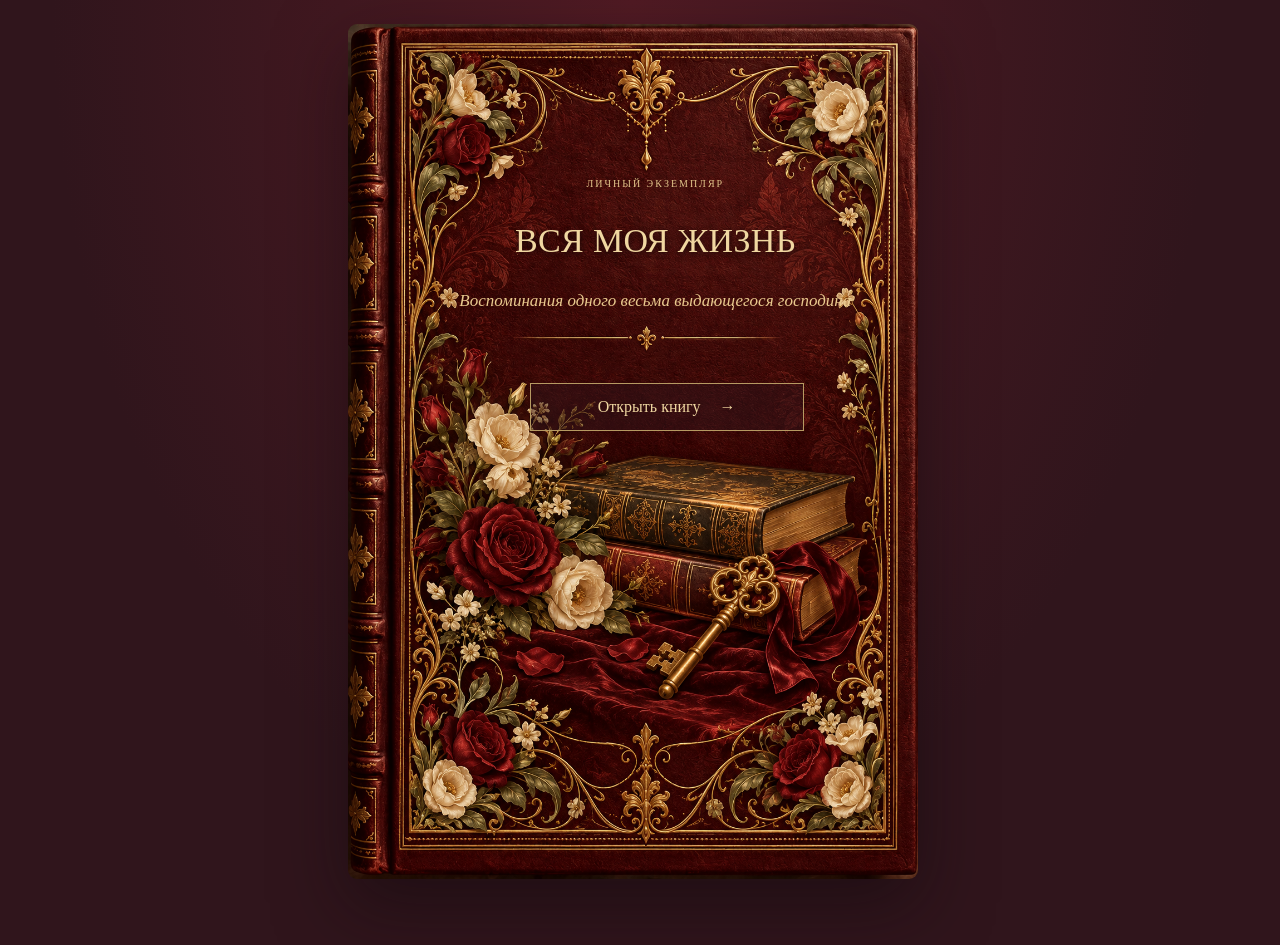
<file: index.html>
<!doctype html>
<html lang="ru">
<head>
  <meta charset="utf-8">
  <meta name="viewport" content="width=device-width, initial-scale=1">
  <meta name="theme-color" content="#30151C">
  <title>ВСЯ МОЯ ЖИЗНЬ</title>
  <link rel="preload" href="./assets/fonts/Vertograd-Regular.woff2" as="font" type="font/woff2" crossorigin>
  <link rel="stylesheet" href="./style.css?v=20261026-gift36">
  <script defer src="./config.js?v=20261026-capsule31"></script>
  <script defer src="./content.js?v=20261026-anyutka34"></script>
  <script defer src="./capsule.js?v=20261026-letter37"></script>
  <script defer src="./script.js?v=20261026-letter38"></script>
</head>
<body>
  <audio id="opening-sound" src="./assets/book-opening.mp3" preload="auto"></audio>
  <audio id="page-sound" src="./assets/page-turn.mp3" preload="auto"></audio>
  <a class="skip" href="#chapter">Перейти к главе</a>
  <section id="cover-screen" class="cover-screen" aria-label="Обложка книги">
    <div class="turning-pages" id="turning-pages" aria-hidden="true" hidden>
      <div class="page-bed"></div>
      <div class="turning-leaf leaf-three"><span></span></div>
      <div class="turning-leaf leaf-two"><span></span></div>
      <div class="turning-leaf leaf-one"><span></span></div>
    </div>
    <div class="cover" id="cover">
      <div class="cover-frame" aria-hidden="true"></div>
      <svg class="cover-flower flower-left" width="86" height="125" viewBox="0 0 100 140" aria-hidden="true"><g fill="none" stroke="currentColor" stroke-width="1.3"><path d="M45 132C62 90 36 65 55 35M48 102C7 93 12 64 34 73C47 78 46 89 48 102M52 82C84 76 88 53 72 57C59 60 55 73 52 82M55 35C26 40 16 14 28 12C44 13 52 27 55 35C53 10 66 2 71 10C75 20 63 32 55 35C75 23 94 26 88 37C77 49 62 43 55 35Z"/><path d="M15 126Q18 109 32 112Q47 116 27 127M75 126Q96 113 88 100"/></g></svg>
      <svg class="cover-flower flower-right" width="86" height="125" viewBox="0 0 100 140" aria-hidden="true"><g fill="none" stroke="currentColor" stroke-width="1.3"><path d="M45 132C62 90 36 65 55 35M48 102C7 93 12 64 34 73C47 78 46 89 48 102M52 82C84 76 88 53 72 57C59 60 55 73 52 82M55 35C26 40 16 14 28 12C44 13 52 27 55 35C53 10 66 2 71 10C75 20 63 32 55 35C75 23 94 26 88 37C77 49 62 43 55 35Z"/></g></svg>
      <p class="cover-edition">Личный экземпляр</p>
      <h2 class="cover-title">ВСЯ МОЯ ЖИЗНЬ</h2>
      <p class="cover-subtitle">Воспоминания одного весьма выдающегося господина</p>
      <svg class="cover-emblem" width="240" height="180" viewBox="0 0 260 180" aria-hidden="true"><g fill="none" stroke="currentColor" stroke-width="1.4"><path d="M31 67Q81 50 128 76Q173 50 227 67V139Q177 123 128 147Q82 125 31 139ZM128 76V147M39 62V132M219 62V132M48 77Q86 65 115 81M48 88Q86 76 115 92M48 100Q86 88 115 104M143 83Q176 68 210 80M143 94Q176 79 210 91M143 106Q176 91 210 103"/><g transform="translate(137 18) rotate(28)"><circle cx="0" cy="0" r="16"/><circle cx="0" cy="0" r="9"/><path d="M0 16V76H13V65H7V55H0M-4 19H4"/></g><path d="M89 160Q130 178 171 160M112 28Q128 12 144 28M118 29Q128 19 138 29"/></g></svg>
      <button id="open-book" class="cover-button" type="button">Открыть книгу <span aria-hidden="true">→</span></button>
      <span class="cover-bottom" aria-hidden="true">❦</span>
    </div>
  </section>
  <canvas id="book-cinema" aria-hidden="true" hidden></canvas>
  <div id="reading-screen" hidden>
  <header class="masthead"><span class="eyebrow">Личный экземпляр</span><h1>ВСЯ МОЯ ЖИЗНЬ</h1><p>Воспоминания одного весьма выдающегося господина</p></header>
  <main class="book">
    <div class="book-top"><button id="back-cover" type="button">← К обложке</button><span id="progress" aria-live="polite"></span></div>
    <nav id="chapters" aria-label="Открытые главы"></nav>
    <article id="chapter" tabindex="-1">
      <div class="ornament" aria-hidden="true">❦</div>
      <p id="number" class="eyebrow"></p>
      <h2 id="title"></h2>
      <p id="subtitle" class="chapter-subtitle" hidden></p>
      <figure id="illustration-frame" hidden><img id="illustration" alt=""></figure>
      <a id="key-jump" href="#key-form" class="form-note" hidden>Ключ к следующей главе ↓</a><div id="prose"></div>
      <div class="divider" aria-hidden="true"><span>❦</span></div>
      <section id="waiting" class="waiting" hidden><h3 id="waiting-title">Продолжение следует…</h3><p id="waiting-text">Некоторые страницы этой истории<br>открываются только в своё время.</p></section>
      <form id="key-form" novalidate>
        <label for="key">Ключ к следующей главе</label>
        <div class="input-row"><input id="key" name="key" type="text" placeholder="Впиши слова, которые привели тебя сюда." autocomplete="off" autocapitalize="none" spellcheck="false" enterkeyhint="go" aria-describedby="feedback"><button type="submit">Открыть страницу <span aria-hidden="true">→</span></button></div>
      </form>
      <div id="key-reveal" hidden role="status" class="key-reveal"><svg width="130" height="62" viewBox="0 0 120 55" aria-hidden="true"><g fill="none" stroke="currentColor" stroke-width="1.5"><circle cx="25" cy="25" r="15"/><circle cx="25" cy="25" r="8"/><path d="M40 25H100V39H90V32H80V25M44 21V29"/></g></svg><span id="key-message">Ключ найден</span></div>
      <p id="feedback" role="status" aria-live="polite"></p>
      <section id="chapter-hints" class="chapter-hints" aria-label="Записки господина Б." hidden>
        <button id="hint-start" class="hint-button" type="button" aria-expanded="false" aria-controls="hint-1">Кажется, мне нужна подсказка…</button>
        <div id="hint-1" class="hint-note" tabindex="-1" hidden>
          <p>Признаюсь, я рассчитывал на Вашу наблюдательность.</p>
          <p>Обратите внимание на предмет, который Вы получили. Мой помощник не случайно выбрал для него столь необычное дополнение.</p>
          <button class="hint-button" type="button" data-hint="2" aria-expanded="false" aria-controls="hint-2">Господин Б., нельзя ли немного конкретнее?</button>
        </div>
        <div id="hint-2" class="hint-note" tabindex="-1" hidden>
          <p>Хорошо, буду откровеннее.</p>
          <p>Золотая закладка указывает на место, где спрятан ответ.</p>
          <p>Вам нужны всего четыре слова. И искать их следует в самом начале одной весьма важной фразы.</p>
          <button class="hint-button" type="button" data-hint="3" aria-expanded="false" aria-controls="hint-3">Боюсь, мне нужна последняя подсказка</button>
        </div>
        <div id="hint-3" class="hint-note" tabindex="-1" hidden>
          <p>Что ж, вынужден признать, что загадки — занятие не для всех.</p>
          <p>Найдите предложение, которое начинается словами «Это и было…».</p>
          <p>Четвёртое слово завершит Вашу кодовую фразу.</p>
          <button class="hint-button" type="button" data-hint="4" aria-expanded="false" aria-controls="hint-4">Показать правильный ответ</button>
        </div>
        <div id="hint-4" class="hint-note" tabindex="-1" hidden>
          <p>Кодовая фраза: <strong id="hint-answer"></strong></p>
          <button id="hint-fill" class="hint-button" type="button">Ввести кодовую фразу</button>
        </div>
      </section>
      <div id="ending" hidden><a id="telegram" class="author-button">Встретиться с Автором <span aria-hidden="true">↗</span></a><p id="telegram-note" class="form-note"></p>
        <a class="author-button gift-next" href="./gift.html">Я уже познакомилась с автором</a>
        <button id="open-future-letter" class="author-button gift-next" type="button">Написать себе в будущее</button>
      </div>
      <section id="capsule-page" hidden aria-label="Письмо в будущее">
        <form id="capsule-form">
          <h3>Моей будущей себе</h3>
          <p class="capsule-date">Будет доставлено 28 октября 2027 года.</p>
          <label for="capsule-text">Ваше письмо</label>
          <textarea id="capsule-text" rows="12" maxlength="30000" required placeholder="Дорогая Аня, если ты читаешь это письмо, значит, прошёл целый год…"></textarea>
          <label for="capsule-email">Электронная почта</label>
          <input id="capsule-email" type="email" maxlength="254" autocomplete="email" required aria-describedby="capsule-email-note">
          <p id="capsule-email-note" class="form-note">Укажите адрес, к которому у Вас сохранится доступ через год.</p>
          <label class="capsule-check"><input id="capsule-consent" type="checkbox" required><span>Я согласна на хранение моего адреса и текста письма для доставки 28 октября 2027 года, а при задержке — до успешной отправки или моего запроса на удаление. До отправки письмо можно удалить здесь. После отправки данные удаляются из базы в течение 7 дней.</span></label>
          <label class="capsule-check"><input id="capsule-local" type="checkbox"><span>Сохранять черновик на этом устройстве после закрытия браузера. Если устройство общее, оставьте этот пункт пустым.</span></label>
          <div id="capsule-verification"></div>
          <button id="capsule-submit" class="author-button" type="submit">Запечатать и отправить в будущее</button>
        </form>
        <p id="capsule-error" role="status" aria-live="polite"></p>
        <section id="capsule-sealed" hidden>
          <div class="capsule-envelope" aria-hidden="true"><div class="capsule-sheet"></div><div class="capsule-envelope-side envelope-side-left"></div><div class="capsule-envelope-side envelope-side-right"></div><div class="capsule-envelope-pocket"></div><div class="capsule-flap"></div><span class="capsule-wax">Б</span></div>
          <h3 id="capsule-confirm-title">Письмо запечатано</h3>
          <div id="capsule-confirm-text">
            <p>Ваше послание бережно сохранено.</p>
            <p>28 октября 2027 года оно отправится по указанному адресу.</p>
            <p>Надеюсь, к тому времени человечество наконец научится не терять важные вещи.</p>
            <p class="capsule-signature">С неизменным почтением,<br>Господин Б.</p>
            <p class="capsule-date">Дата доставки: 28 октября 2027 года</p>
          </div>
          <button id="capsule-delete" class="hint-button" type="button">Удалить письмо до отправки</button>
          <div id="capsule-delete-confirm" hidden><p>Удалить сохранённое письмо и адрес? Это действие нельзя отменить.</p><button id="capsule-delete-yes" class="hint-button" type="button">Да, удалить письмо</button><button id="capsule-delete-no" class="hint-button" type="button">Оставить письмо</button></div>
        </section>
        <section id="capsule-locked" hidden>
          <span class="capsule-wax locked-wax" aria-hidden="true">Б</span>
          <div id="capsule-waiting">
            <p class="capsule-chapter-number">Глава IV</p>
            <h3 class="capsule-chapter-name">Имя, которое было известно с самого начала</h3>
            <div id="capsule-lock-text">
              <p>Полагаю, теперь у Вас появились весьма убедительные догадки относительно личности автора этих мемуаров.</p>
              <p>Вы обнаружили главную героиню этой истории и даже доверили мне письмо, которое предстоит хранить целый год.</p>
              <p>Казалось бы, самое время перевернуть последнюю страницу.</p>
              <p>Но осталась одна тайна, о которой я до сих пор умалчивал.</p>
              <p class="capsule-question">Почему эта история вообще появилась на свет?</p>
              <p>Ответ уже записан. И всё же я не могу открыть его Вам раньше назначенного срока.</p>
              <p>Видите ли, некоторые истории должны завершаться в совершенно особенный день.</p>
              <p>И этот день уже совсем близко.</p>
              <p class="capsule-signature">С неизменным почтением,<br>Господин Б.</p>
            </div>
            <p id="capsule-clock" class="capsule-date">Последняя глава станет доступна 28 октября, в 00:00 по Санкт-Петербургу.</p>
            <button id="capsule-refresh" class="author-button" type="button">Проверить, настал ли час</button>
          </div>
          <section id="capsule-time-note" class="capsule-time-note" aria-labelledby="capsule-time-title" hidden>
            <h3 id="capsule-time-title" tabindex="-1"></h3>
            <div id="capsule-time-prose"></div>
            <button id="capsule-wait-back" class="author-button" type="button" hidden>Что ж, придётся подождать</button>
            <button id="capsule-open-chapter" class="author-button" type="button" hidden>Открыть последнюю главу</button>
          </section>
        </section>
      </section>
      <button id="letter-continue" class="author-button" type="button" hidden>Поручение выполнено!</button>
      <div class="page-navigation"><button id="previous" type="button">← Предыдущая глава</button><button id="next" type="button">Следующая глава →</button></div>
    </article>
    <footer class="book-bottom"><span>ВСЯ МОЯ ЖИЗНЬ</span><span id="folio"></span></footer>
  </main>
  <footer class="colophon">Сохрани эту страницу.<br>Некоторые истории хочется перечитать.<br><a href="./privacy.html">Конфиденциальность</a> · <a href="./terms.html">Условия использования</a></footer>
  </div>
  <noscript>Чтобы открывать главы, включи JavaScript в браузере.</noscript>
</body>
</html>
</file>
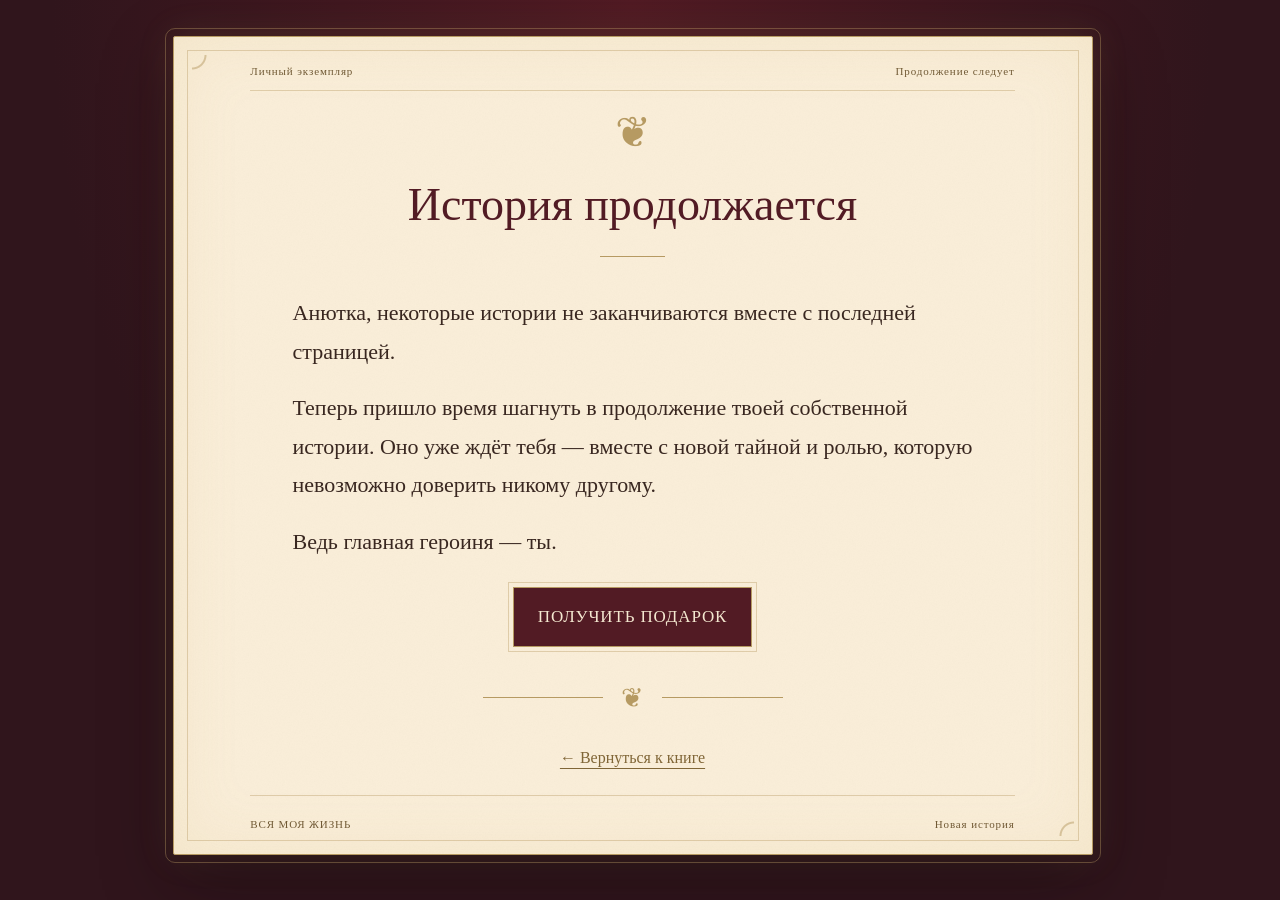
<file: gift.html>
<!doctype html>
<html lang="ru">
<head>
  <meta charset="utf-8">
  <meta name="viewport" content="width=device-width,initial-scale=1">
  <meta name="theme-color" content="#30151C">
  <title>Продолжение истории — ВСЯ МОЯ ЖИЗНЬ</title>
  <link rel="stylesheet" href="./style.css?v=20261026-gift36">
</head>
<body class="gift-page">
  <main class="book final-chapter">
    <header class="book-top"><span>Личный экземпляр</span><span>Продолжение следует</span></header>
    <article>
      <div class="ornament" aria-hidden="true">❦</div>
      <h2>История продолжается</h2>
      <section class="final-gift" aria-label="Подарок для Анютки">
        <p>Анютка, некоторые истории не заканчиваются вместе с последней страницей.</p>
        <p>Теперь пришло время шагнуть в продолжение твоей собственной истории. Оно уже ждёт тебя — вместе с новой тайной и ролью, которую невозможно доверить никому другому.</p>
        <p>Ведь главная героиня — ты.</p>
        <a id="gift-download" class="author-button" href="./assets/gift-certificate.pdf" download="Подарок-для-Анютки.pdf">ПОЛУЧИТЬ ПОДАРОК</a>
      </section>
      <div class="divider" aria-hidden="true"><span>❦</span></div>
      <p class="gift-back"><a href="./index.html?v=36">← Вернуться к книге</a></p>
    </article>
    <footer class="book-bottom"><span>ВСЯ МОЯ ЖИЗНЬ</span><span>Новая история</span></footer>
  </main>
</body>
</html>
</file>
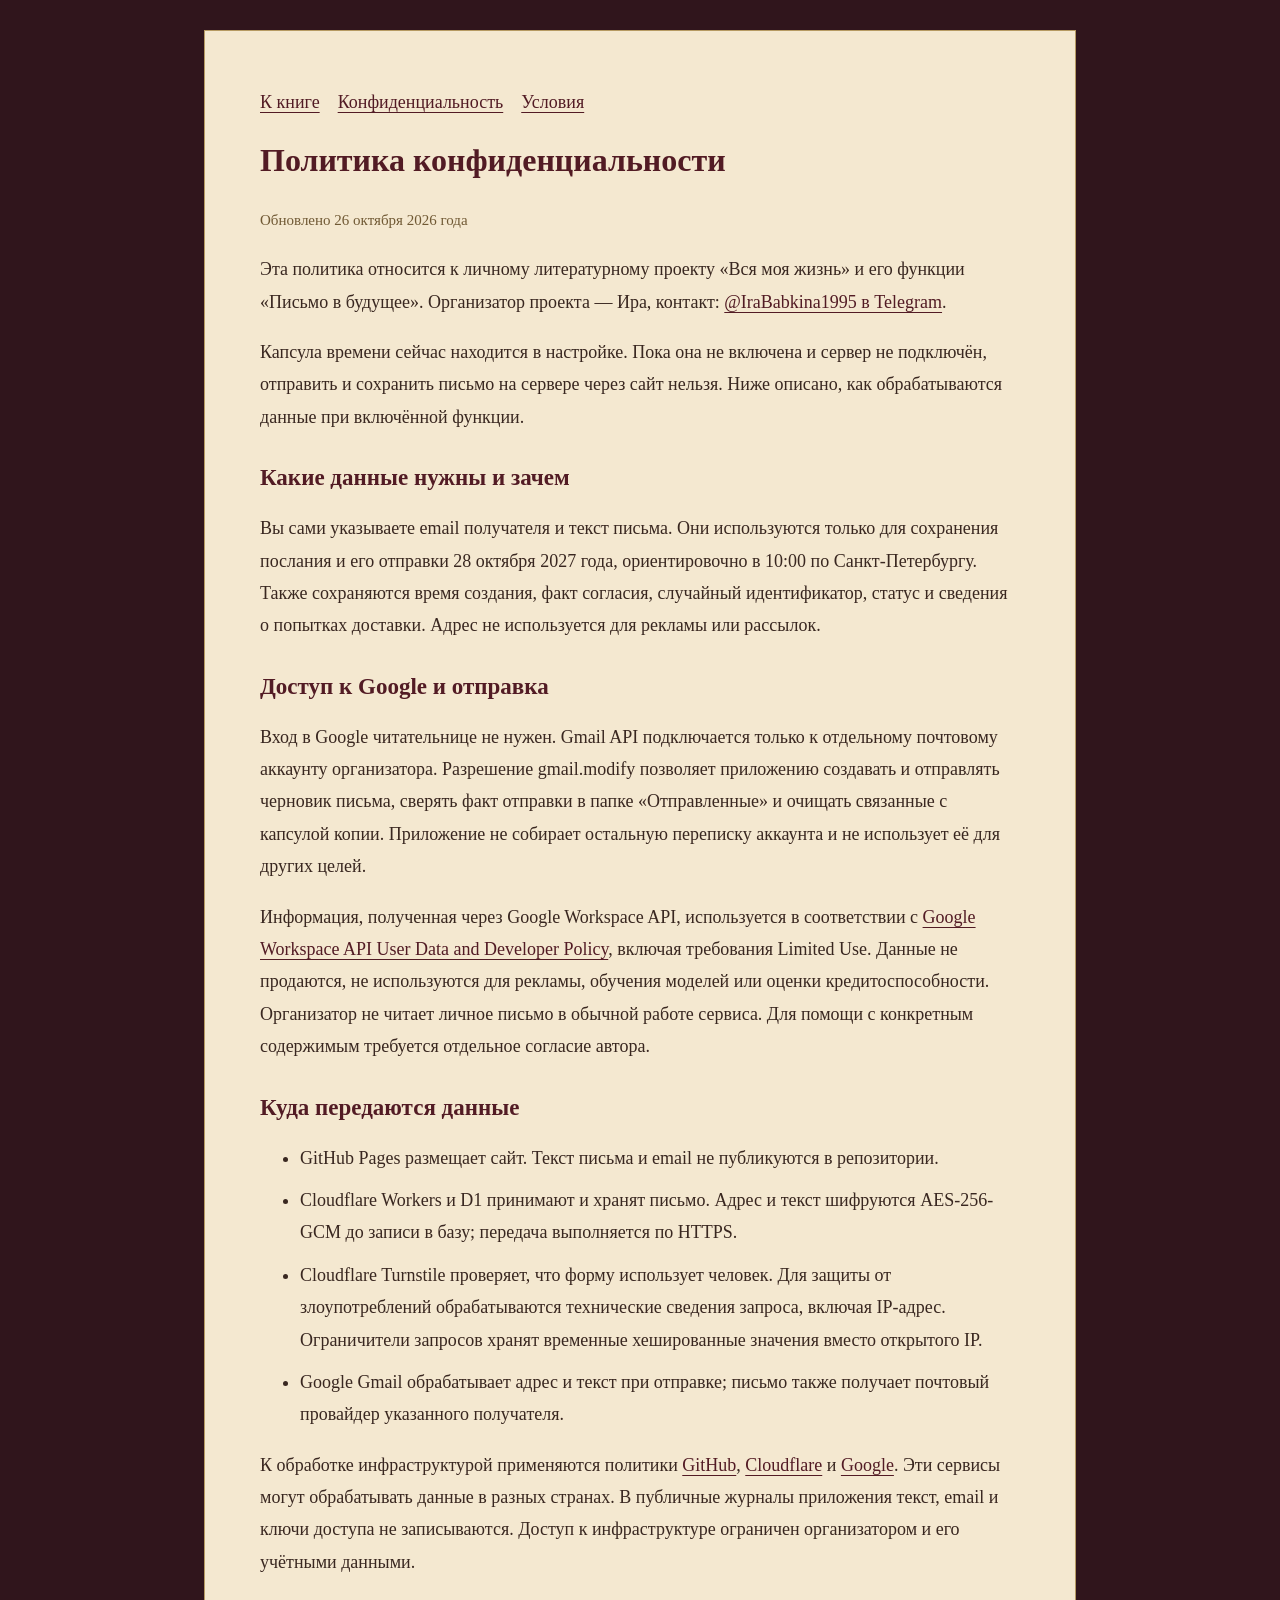
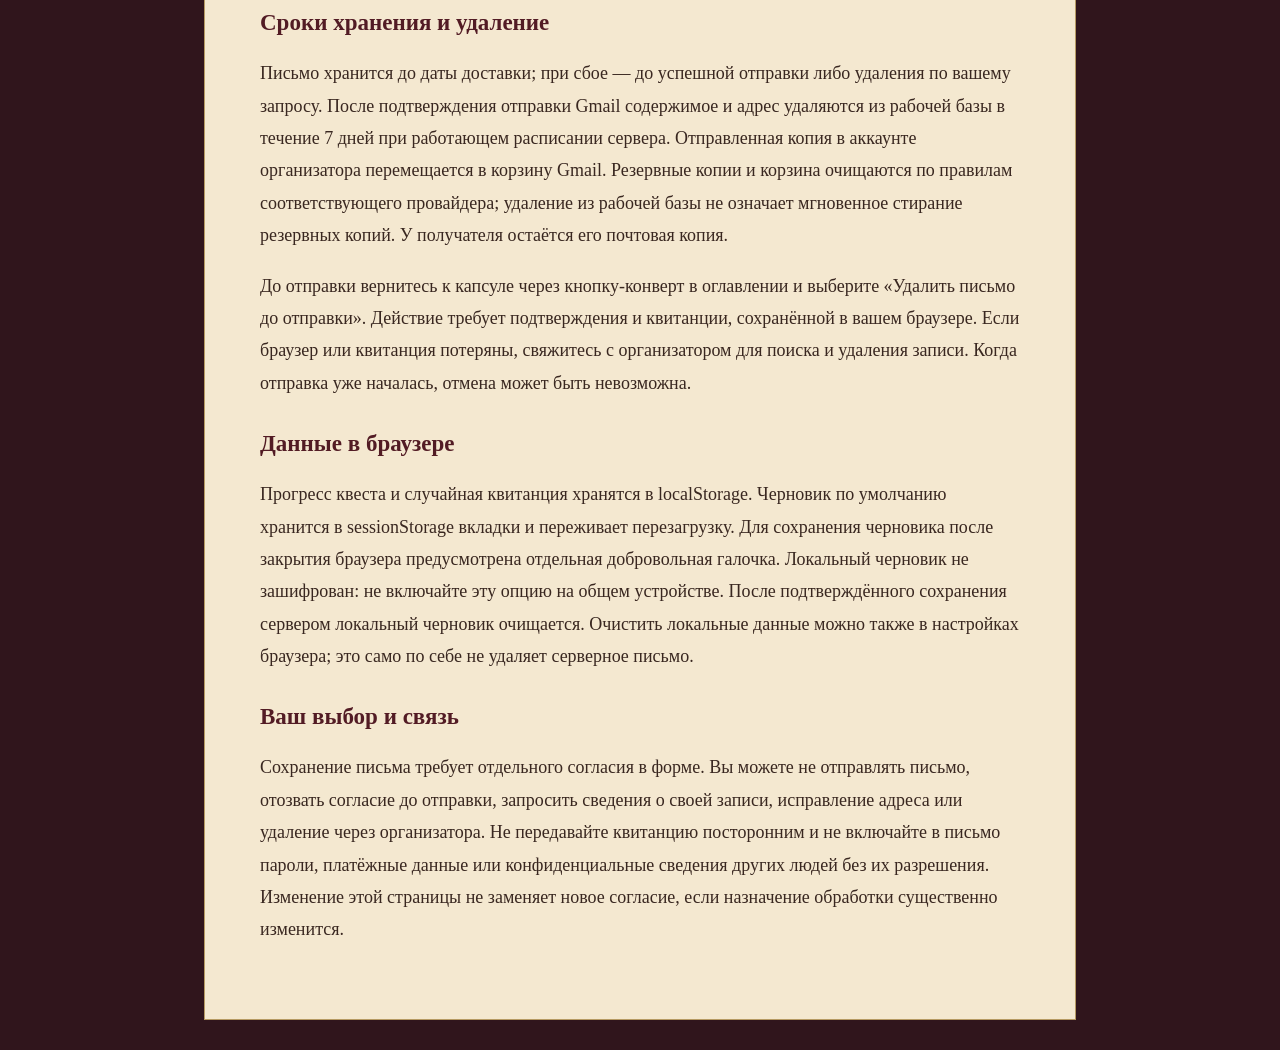
<file: privacy.html>
<!doctype html><html lang="ru"><head><meta charset="utf-8"><meta name="viewport" content="width=device-width,initial-scale=1"><title>Политика конфиденциальности — Вся моя жизнь</title><style>body{margin:0;background:#30151c;color:#392720;font:18px/1.8 Georgia,serif;padding:30px 18px}main{max-width:760px;margin:auto;padding:clamp(22px,5vw,55px);background:#f4e8d0;border:1px solid #b69a62}h1,h2{color:#521b24;line-height:1.3}h1{font-size:32px}h2{font-size:23px;margin-top:30px}a{color:#521b24;text-underline-offset:4px}nav{display:flex;gap:18px;flex-wrap:wrap}small{color:#705934}li{margin-bottom:10px}</style></head><body><main><nav><a href="./">К книге</a><a href="./privacy.html">Конфиденциальность</a><a href="./terms.html">Условия</a></nav><h1>Политика конфиденциальности</h1><small>Обновлено 26 октября 2026 года</small><p>Эта политика относится к личному литературному проекту «Вся моя жизнь» и его функции «Письмо в будущее». Организатор проекта — Ира, контакт: <a href="https://t.me/IraBabkina1995">@IraBabkina1995 в Telegram</a>.</p>
<p>Капсула времени сейчас находится в настройке. Пока она не включена и сервер не подключён, отправить и сохранить письмо на сервере через сайт нельзя. Ниже описано, как обрабатываются данные при включённой функции.</p>
<h2>Какие данные нужны и зачем</h2>
<p>Вы сами указываете email получателя и текст письма. Они используются только для сохранения послания и его отправки 28 октября 2027 года, ориентировочно в 10:00 по Санкт-Петербургу. Также сохраняются время создания, факт согласия, случайный идентификатор, статус и сведения о попытках доставки. Адрес не используется для рекламы или рассылок.</p>
<h2>Доступ к Google и отправка</h2>
<p>Вход в Google читательнице не нужен. Gmail API подключается только к отдельному почтовому аккаунту организатора. Разрешение gmail.modify позволяет приложению создавать и отправлять черновик письма, сверять факт отправки в папке «Отправленные» и очищать связанные с капсулой копии. Приложение не собирает остальную переписку аккаунта и не использует её для других целей.</p>
<p>Информация, полученная через Google Workspace API, используется в соответствии с <a href="https://developers.google.com/workspace/workspace-api-user-data-developer-policy">Google Workspace API User Data and Developer Policy</a>, включая требования Limited Use. Данные не продаются, не используются для рекламы, обучения моделей или оценки кредитоспособности. Организатор не читает личное письмо в обычной работе сервиса. Для помощи с конкретным содержимым требуется отдельное согласие автора.</p>
<h2>Куда передаются данные</h2>
<ul><li>GitHub Pages размещает сайт. Текст письма и email не публикуются в репозитории.</li><li>Cloudflare Workers и D1 принимают и хранят письмо. Адрес и текст шифруются AES-256-GCM до записи в базу; передача выполняется по HTTPS.</li><li>Cloudflare Turnstile проверяет, что форму использует человек. Для защиты от злоупотреблений обрабатываются технические сведения запроса, включая IP-адрес. Ограничители запросов хранят временные хешированные значения вместо открытого IP.</li><li>Google Gmail обрабатывает адрес и текст при отправке; письмо также получает почтовый провайдер указанного получателя.</li></ul>
<p>К обработке инфраструктурой применяются политики <a href="https://docs.github.com/en/site-policy/privacy-policies/github-general-privacy-statement">GitHub</a>, <a href="https://www.cloudflare.com/privacypolicy/">Cloudflare</a> и <a href="https://policies.google.com/privacy">Google</a>. Эти сервисы могут обрабатывать данные в разных странах. В публичные журналы приложения текст, email и ключи доступа не записываются. Доступ к инфраструктуре ограничен организатором и его учётными данными.</p>
<h2>Сроки хранения и удаление</h2>
<p>Письмо хранится до даты доставки; при сбое — до успешной отправки либо удаления по вашему запросу. После подтверждения отправки Gmail содержимое и адрес удаляются из рабочей базы в течение 7 дней при работающем расписании сервера. Отправленная копия в аккаунте организатора перемещается в корзину Gmail. Резервные копии и корзина очищаются по правилам соответствующего провайдера; удаление из рабочей базы не означает мгновенное стирание резервных копий. У получателя остаётся его почтовая копия.</p>
<p>До отправки вернитесь к капсуле через кнопку-конверт в оглавлении и выберите «Удалить письмо до отправки». Действие требует подтверждения и квитанции, сохранённой в вашем браузере. Если браузер или квитанция потеряны, свяжитесь с организатором для поиска и удаления записи. Когда отправка уже началась, отмена может быть невозможна.</p>
<h2>Данные в браузере</h2>
<p>Прогресс квеста и случайная квитанция хранятся в localStorage. Черновик по умолчанию хранится в sessionStorage вкладки и переживает перезагрузку. Для сохранения черновика после закрытия браузера предусмотрена отдельная добровольная галочка. Локальный черновик не зашифрован: не включайте эту опцию на общем устройстве. После подтверждённого сохранения сервером локальный черновик очищается. Очистить локальные данные можно также в настройках браузера; это само по себе не удаляет серверное письмо.</p>
<h2>Ваш выбор и связь</h2>
<p>Сохранение письма требует отдельного согласия в форме. Вы можете не отправлять письмо, отозвать согласие до отправки, запросить сведения о своей записи, исправление адреса или удаление через организатора. Не передавайте квитанцию посторонним и не включайте в письмо пароли, платёжные данные или конфиденциальные сведения других людей без их разрешения. Изменение этой страницы не заменяет новое согласие, если назначение обработки существенно изменится.</p></main></body></html>
</file>
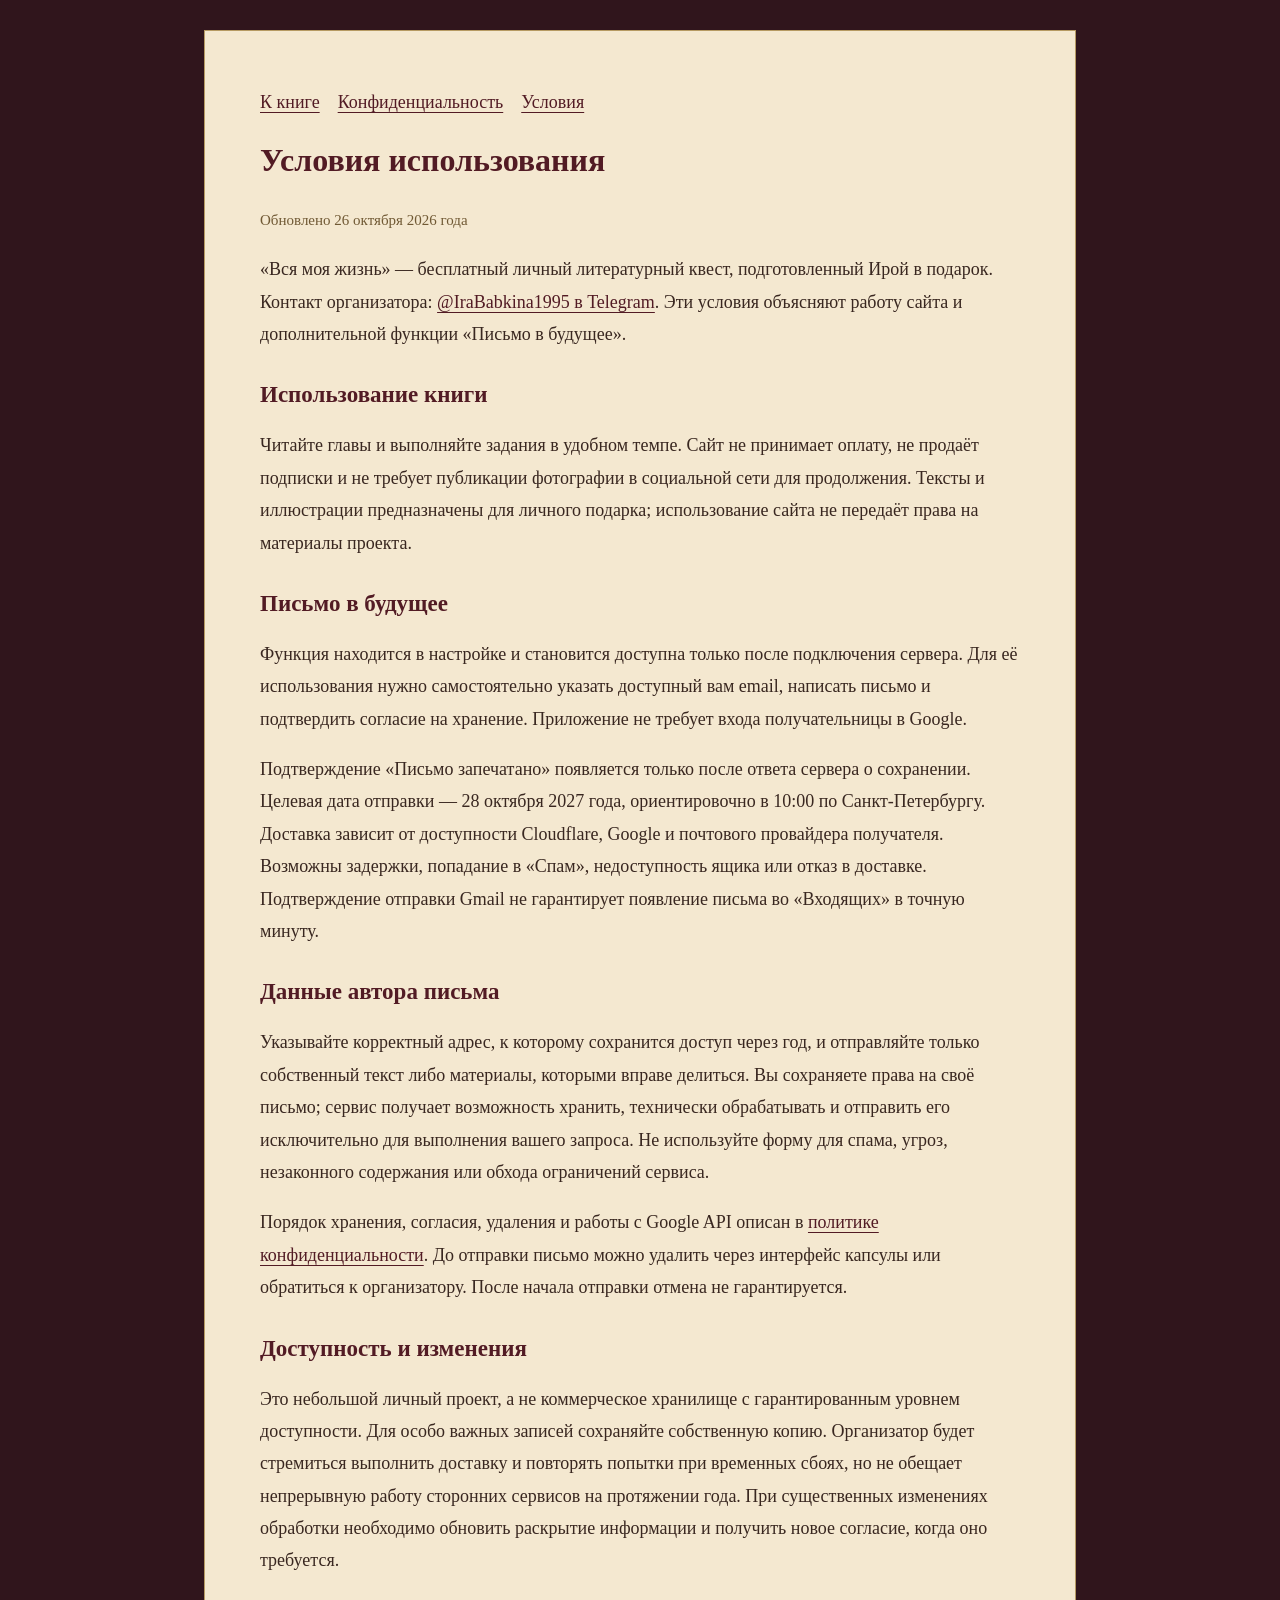
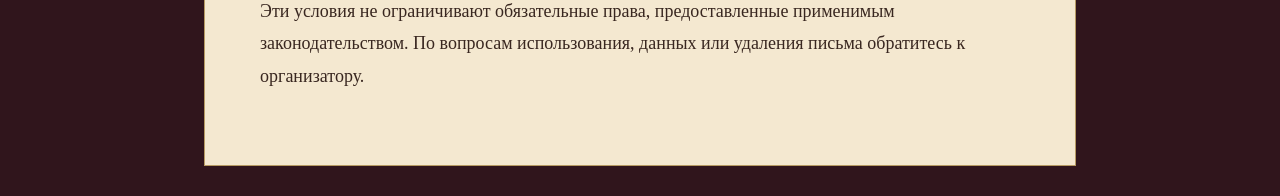
<file: terms.html>
<!doctype html><html lang="ru"><head><meta charset="utf-8"><meta name="viewport" content="width=device-width,initial-scale=1"><title>Условия использования — Вся моя жизнь</title><style>body{margin:0;background:#30151c;color:#392720;font:18px/1.8 Georgia,serif;padding:30px 18px}main{max-width:760px;margin:auto;padding:clamp(22px,5vw,55px);background:#f4e8d0;border:1px solid #b69a62}h1,h2{color:#521b24;line-height:1.3}h1{font-size:32px}h2{font-size:23px;margin-top:30px}a{color:#521b24;text-underline-offset:4px}nav{display:flex;gap:18px;flex-wrap:wrap}small{color:#705934}li{margin-bottom:10px}</style></head><body><main><nav><a href="./">К книге</a><a href="./privacy.html">Конфиденциальность</a><a href="./terms.html">Условия</a></nav><h1>Условия использования</h1><small>Обновлено 26 октября 2026 года</small><p>«Вся моя жизнь» — бесплатный личный литературный квест, подготовленный Ирой в подарок. Контакт организатора: <a href="https://t.me/IraBabkina1995">@IraBabkina1995 в Telegram</a>. Эти условия объясняют работу сайта и дополнительной функции «Письмо в будущее».</p>
<h2>Использование книги</h2>
<p>Читайте главы и выполняйте задания в удобном темпе. Сайт не принимает оплату, не продаёт подписки и не требует публикации фотографии в социальной сети для продолжения. Тексты и иллюстрации предназначены для личного подарка; использование сайта не передаёт права на материалы проекта.</p>
<h2>Письмо в будущее</h2>
<p>Функция находится в настройке и становится доступна только после подключения сервера. Для её использования нужно самостоятельно указать доступный вам email, написать письмо и подтвердить согласие на хранение. Приложение не требует входа получательницы в Google.</p>
<p>Подтверждение «Письмо запечатано» появляется только после ответа сервера о сохранении. Целевая дата отправки — 28 октября 2027 года, ориентировочно в 10:00 по Санкт-Петербургу. Доставка зависит от доступности Cloudflare, Google и почтового провайдера получателя. Возможны задержки, попадание в «Спам», недоступность ящика или отказ в доставке. Подтверждение отправки Gmail не гарантирует появление письма во «Входящих» в точную минуту.</p>
<h2>Данные автора письма</h2>
<p>Указывайте корректный адрес, к которому сохранится доступ через год, и отправляйте только собственный текст либо материалы, которыми вправе делиться. Вы сохраняете права на своё письмо; сервис получает возможность хранить, технически обрабатывать и отправить его исключительно для выполнения вашего запроса. Не используйте форму для спама, угроз, незаконного содержания или обхода ограничений сервиса.</p>
<p>Порядок хранения, согласия, удаления и работы с Google API описан в <a href="./privacy.html">политике конфиденциальности</a>. До отправки письмо можно удалить через интерфейс капсулы или обратиться к организатору. После начала отправки отмена не гарантируется.</p>
<h2>Доступность и изменения</h2>
<p>Это небольшой личный проект, а не коммерческое хранилище с гарантированным уровнем доступности. Для особо важных записей сохраняйте собственную копию. Организатор будет стремиться выполнить доставку и повторять попытки при временных сбоях, но не обещает непрерывную работу сторонних сервисов на протяжении года. При существенных изменениях обработки необходимо обновить раскрытие информации и получить новое согласие, когда оно требуется.</p>
<p>Эти условия не ограничивают обязательные права, предоставленные применимым законодательством. По вопросам использования, данных или удаления письма обратитесь к организатору.</p></main></body></html>
</file>
<file: style.css>
:root{--wine:#521B24;--dark:#30151C;--gold:#B69A62;--paper:#F4E8D0;--ink:#392720;--olive:#697052;color-scheme:light;font-family:Georgia,'Times New Roman',serif;color:var(--ink);background:var(--dark)}
*{box-sizing:border-box}body{margin:0;background:radial-gradient(ellipse at top,#521b24 0,transparent 65%),var(--dark);padding:0 22px 42px}button,input{font:inherit}button,a,input{-webkit-tap-highlight-color:transparent}button,a{touch-action:manipulation}button{cursor:pointer}button:disabled{cursor:default}a{color:inherit}[hidden]{display:none!important}:focus-visible{outline:3px solid var(--olive);outline-offset:5px}.skip{position:fixed;left:12px;top:-100px;background:var(--paper);padding:14px;z-index:5}.skip:focus{top:12px}
.masthead{text-align:center;color:var(--paper);padding:58px 0 38px}.eyebrow{text-transform:uppercase;letter-spacing:.18em;font-size:12px}.masthead .eyebrow{color:#cfb987}.masthead h1{font-weight:400;font-size:clamp(38px,6vw,66px);line-height:1.08;margin:20px 0}.masthead p{font-style:italic;color:#d2bda1;font-size:18px}
.book{max-width:920px;margin:auto;background:var(--paper);position:relative;padding:28px clamp(24px,6vw,85px) 24px;box-shadow:0 24px 70px #10080b66,inset 0 0 65px #b69a6225;border:1px solid var(--gold);outline:1px solid #b69a6266;outline-offset:7px;background-image:url('./assets/paper.svg');border-radius:2px}.book:before{content:'';position:absolute;inset:13px;border:1px solid #b69a6266;pointer-events:none}.book-top,.book-bottom{display:flex;justify-content:space-between;gap:12px;color:#705934;font-size:11px;letter-spacing:.08em}.book-top{padding-bottom:22px;border-bottom:1px solid #b69a6266}.book-bottom{padding-top:22px;border-top:1px solid #b69a6266}nav{display:flex;justify-content:center;gap:10px;padding:25px 0 4px}nav button{width:44px;min-height:44px;border:1px solid transparent;background:transparent;color:#745b3a;font-size:15px}nav button[aria-current=page]{border-color:var(--gold);color:var(--wine);background:#b69a6212}
article{max-width:680px;margin:auto;padding-bottom:12px;outline:none!important;animation:appear .5s ease}.ornament{text-align:center;font-size:50px;color:var(--gold);margin:16px 0 22px}#number{text-align:center;color:#816632}h2{font-weight:400;font-size:clamp(32px,4.4vw,46px);line-height:1.14;text-align:center;color:var(--wine);margin:18px auto 37px;max-width:580px}#prose{font-size:21px;line-height:1.75}#prose p{margin:0 0 23px}#illustration{display:block;width:100%;object-fit:contain;margin-bottom:28px}.divider{display:flex;align-items:center;gap:18px;margin:35px auto;color:var(--gold);max-width:300px}.divider:before,.divider:after{content:'';height:1px;flex:1;background:var(--gold)}.divider span{font-size:27px}
label{display:block;font-size:22px;color:var(--wine)}.form-note{font-size:15px;line-height:1.6;color:#715f48;margin:8px 0 18px}.input-row{display:flex;gap:12px;flex-wrap:wrap}input{min-width:0;flex:1 1 220px;width:100%;min-height:52px;border:1px solid #9b814f;background:#fffaf044;color:var(--ink);padding:12px 15px;font-size:18px;border-radius:0}.input-row button,.author-button{min-height:52px;padding:13px 20px;color:var(--paper);background:var(--wine);border:1px solid var(--wine);text-decoration:none;font-size:17px;display:inline-flex;justify-content:center;align-items:center;gap:18px}.input-row button:hover,.author-button:hover{background:var(--dark)}#feedback{min-height:26px;font-size:16px;line-height:1.6;color:#6e5935;margin:14px 0}.success{animation:gold .55s ease}.author-button[aria-disabled=true]{opacity:.65;cursor:default}.page-navigation{display:flex;justify-content:space-between;gap:20px;margin:26px 0 8px}.page-navigation button{background:transparent;border:0;color:var(--wine);min-height:44px;font-size:15px;padding:8px 0}.colophon{text-align:center;color:#c8ad87;font-size:14px;font-style:italic;line-height:1.8;margin:35px 0 0}noscript{display:block;color:var(--paper);text-align:center}
@keyframes appear{from{opacity:0;transform:translateY(8px) rotateX(3deg)}to{opacity:1;transform:none}}@keyframes gold{50%{box-shadow:0 0 25px #b69a6266}}@media(max-width:560px){body{padding:0 15px 30px}.masthead{padding:35px 0 26px}.masthead h1{font-size:40px}.book{padding:23px 24px 20px}.book:before{inset:9px}.book-top,.book-bottom{font-size:10px;letter-spacing:0}.book-top>span:first-child{display:none}.book-top{justify-content:center}#prose{font-size:19px;line-height:1.7}h2{font-size:34px;margin-bottom:28px}.input-row button{width:100%}.page-navigation{gap:16px}.page-navigation button{font-size:14px}.ornament{margin:8px 0 18px}.eyebrow{font-size:10px}}
@media(prefers-reduced-motion:reduce){*,*:before,*:after{animation:none!important;transition:none!important;scroll-behavior:auto!important}}
/* Коллекционный переплёт и художественные страницы */
.cover-screen{min-height:100svh;display:grid;place-items:center;padding:34px 0;perspective:1800px}.cover{position:relative;width:min(570px,100%);min-height:720px;padding:78px 48px 45px;text-align:center;color:#d1b67b;background:linear-gradient(90deg,#1d0c12 0,#642731 4%,#471520 6%,#521b24 17%,#481620 100%);background-image:url('./assets/paper.svg'),linear-gradient(90deg,#1d0c12 0,#642731 4%,#471520 6%,#521b24 17%,#481620 100%);box-shadow:12px 15px 0 -7px #d4c29b,15px 20px 0 -9px #886e48,0 25px 80px #09040680,inset 8px 0 12px #10060b80;transform-origin:left center;border:1px solid #94733f;border-radius:3px 8px 8px 3px}.cover-frame{position:absolute;inset:23px 25px 23px 32px;border:1px solid #b69a62;outline:1px solid #b69a6244;outline-offset:6px;pointer-events:none;border-radius:34px 4px 34px 4px}.cover-frame:before,.cover-frame:after{content:'';position:absolute;left:16%;right:16%;height:12px;border-top:1px solid #b69a6280;border-radius:50%}.cover-frame:before{top:17px}.cover-frame:after{bottom:5px}.cover-flower{position:absolute;width:86px;height:125px;color:#b69a62;pointer-events:none}.flower-left{top:36px;left:33px}.flower-right{bottom:42px;right:28px;transform:rotate(180deg)}.cover-edition{font-size:11px;letter-spacing:.2em;text-transform:uppercase;margin:15px 0 39px}.cover-title{color:#e4cea0;font-size:clamp(38px,5vw,53px);font-weight:400;line-height:1.14;letter-spacing:.02em;margin:0 0 25px;text-shadow:0 1px #190a0d;text-transform:uppercase}.cover-subtitle{font-style:italic;font-size:18px;margin:0}.cover-emblem{width:240px;max-width:90%;height:180px;display:block;margin:28px auto 22px;color:#c9ac70}.cover-button{background:transparent;color:#e4cea0;border:1px solid var(--gold);padding:15px 27px;min-height:52px;font-size:19px;transition:box-shadow .25s,background .25s;position:relative}.cover-button:hover{box-shadow:0 0 25px #b69a6240;background:#b69a6212}.cover-button span{margin-left:15px}.cover-bottom{display:block;font-size:30px;margin:32px 0 0}.cover-opening{animation:openCover 1.7s cubic-bezier(.3,.05,.25,1) both;pointer-events:none}.book-top button{background:none;border:0;color:#705934;font-size:13px;min-height:44px;padding:0}.book-top{align-items:center;padding-bottom:13px}.book:after{content:'';position:absolute;inset:18px;pointer-events:none;background:radial-gradient(ellipse at top left,transparent 0 12px,#b69a6280 13px 14px,transparent 15px) top left/38px 38px no-repeat,radial-gradient(ellipse at bottom right,transparent 0 12px,#b69a6280 13px 14px,transparent 15px) bottom right/38px 38px no-repeat}.book h2:after{content:'';display:block;width:65px;height:1px;background:var(--gold);margin:25px auto 0}.ornament{font-size:43px}#illustration-frame{margin:0 0 30px;padding:7px;border:1px solid #b69a6280;box-shadow:0 3px 14px #39272010}#illustration{margin:0;max-height:430px}.input-row{border-top:1px solid #b69a6266;padding-top:17px}input{border:0;border-bottom:1px solid var(--gold);background:#fffbf033;transition:box-shadow .2s}input:focus{outline:1px solid #b69a62;outline-offset:3px;box-shadow:0 0 18px #b69a622e}.key-departing{opacity:0;transform:translateY(5px);transition:opacity .25s,transform .25s}.key-reveal{text-align:center;color:#84672f;padding:15px 0;animation:appear .35s ease}.key-reveal svg{display:block;width:130px;height:62px;margin:0 auto 8px}.key-reveal span{font-style:italic;font-size:23px}.revelation{text-align:center;font-size:26px;font-style:italic;color:#826124;line-height:1.5;margin:0 0 30px;animation:appear .8s ease}.final-chapter{background-color:#faeed8;box-shadow:0 24px 70px #10080b66,0 0 35px #b69a6230,inset 0 0 65px #d5b96d25}.final-chapter .author-button{border:1px solid var(--gold);outline:1px solid #b69a6266;outline-offset:4px;padding:16px 24px;margin:8px 0}.final-chapter #illustration{max-height:680px}.page-navigation button:hover{text-decoration:underline;text-underline-offset:5px}
@keyframes openCover{0%{opacity:1;transform:rotateY(0)}65%{opacity:1;transform:rotateY(-32deg) translateX(-4%)}100%{opacity:0;transform:rotateY(-65deg) translateX(-8%)}}
@media(max-width:560px){.cover-screen{padding:24px 0}.cover{min-height:650px;padding:72px 27px 35px}.cover-title{font-size:34px;line-height:1.17}.cover-edition{margin:10px 0 34px}.cover-subtitle{font-size:16px}.cover-emblem{margin:25px auto 17px;width:210px;height:155px}.cover-flower{width:65px;height:100px}.flower-left{left:24px;top:29px}.flower-right{right:24px;bottom:34px}.cover-frame{inset:18px 18px 18px 24px}.cover-button{font-size:17px;padding:14px 20px}.cover-bottom{margin-top:27px}.book-top{justify-content:space-between}.book-top>button{font-size:12px}.book-top #progress{font-size:10px}.revelation{font-size:23px}.final-chapter .author-button{font-size:16px;width:100%}}
@media(max-width:350px){.cover-title{font-size:29px}.cover-subtitle{font-size:14px}.cover{padding-left:23px;padding-right:23px}.book-top{gap:6px}}
@media(prefers-reduced-motion:reduce){.cover-opening{animation:none!important}.key-departing{transition:none!important}}
#book-cinema{position:fixed;inset:0;width:100%;height:100svh;z-index:20;pointer-events:none;background:#30151c;animation:cinemaIn .2s ease both}@keyframes cinemaIn{from{opacity:0}to{opacity:1}}@media(prefers-reduced-motion:reduce){#book-cinema{animation:none}}
/* Переплёт, подготовленный автором подарка */
.cover{aspect-ratio:2/3;min-height:0;padding:0;background:#521b24 url('./assets/cover.png') center/100% 100% no-repeat;border:0;border-radius:9px;box-shadow:0 25px 70px #10070b80}.cover-frame,.cover-flower,.cover-emblem,.cover-bottom{display:none}.cover-edition{position:absolute;top:18%;left:19%;right:11%;margin:0;font-size:10px;color:#e2c48a}.cover-title{position:absolute;top:23%;left:19%;right:11%;margin:0;font-size:clamp(25px,4vw,43px);line-height:1.13;letter-spacing:.01em;color:#f0d7a1;text-shadow:0 2px 6px #170809}.cover-subtitle{position:absolute;top:34%;left:19%;right:11%;margin:0;font-size:clamp(13px,1.6vw,18px);color:#e9c98e}.cover-button{position:absolute;top:42%;left:29%;right:21%;padding:12px 8px;font-size:17px;min-height:48px;background:#30151c70;color:#f0d7a1}.cover-screen{padding:24px 0}.turning-pages{display:none!important}
@media(max-width:560px){.cover{width:min(440px,100%);padding:0;min-height:0}.cover-title{font-size:clamp(23px,6.5vw,35px)}.cover-edition{font-size:8px;letter-spacing:.15em}.cover-subtitle{font-size:clamp(11px,3.1vw,15px)}.cover-button{font-size:15px;left:25%;right:17%;padding:10px 6px;min-height:44px}.cover-button span{margin-left:7px}}
.cover-title{font-size:clamp(22px,3vw,34px);line-height:1.2}.cover-subtitle{top:34.5%}.cover-button{top:40%;left:32%;right:20%;font-size:16px}
@media(max-width:560px){.cover-title{font-size:clamp(18px,5.2vw,28px)}.cover-button{left:29%;right:17%;font-size:14px}}
#illustration-frame{padding:6px;margin:0 0 32px}#illustration{width:100%;height:auto;max-height:none;object-fit:contain;display:block}.final-chapter #illustration{max-height:none}.final-chapter #illustration-frame{margin:32px 0}nav{flex-wrap:wrap}.waiting{text-align:center;margin:0 0 26px;color:#72552f}.waiting h3{font-size:25px;font-style:italic;font-weight:400;margin:0 0 12px}.waiting p{font-size:17px;line-height:1.7;margin:0}#prose{white-space:pre-line}@media(max-width:560px){#illustration-frame{margin-left:-12px;margin-right:-12px;padding:4px}.waiting h3{font-size:23px}.waiting p{font-size:16px}}
.chapter-subtitle{text-align:center;font-style:italic;color:#735d3f;font-size:19px;line-height:1.6;margin:-18px 0 35px}#waiting-text{white-space:pre-line}.final-chapter #illustration-frame{margin:0 0 32px}@media(max-width:560px){.chapter-subtitle{font-size:17px;margin:-12px 0 28px}}

/* Перелистывание пролога */
.book{perspective:1600px;overflow:hidden}#chapter.prologue-turn{transform-origin:left center;animation:prologueTurn .8s cubic-bezier(.4,0,.25,1) forwards;pointer-events:none;backface-visibility:hidden}#chapter.prologue-turn:after{content:'';position:absolute;inset:0;pointer-events:none;background:linear-gradient(90deg,transparent 30%,#39272024);animation:paperShade .8s ease forwards}#chapter.chapter-arrival{animation:chapterArrival .5s ease both}@keyframes prologueTurn{0%{transform:rotateY(0);opacity:1}55%{opacity:1}100%{transform:rotateY(-100deg);opacity:0}}@keyframes paperShade{from{opacity:0}to{opacity:1}}@keyframes chapterArrival{from{opacity:0;transform:translateX(10px)}to{opacity:1;transform:none}}@media(prefers-reduced-motion:reduce){#chapter.prologue-turn,#chapter.chapter-arrival,#chapter.prologue-turn:after{animation:none!important}}

/* Финальная доработка */
#prose .author-signature{text-align:right;font-style:italic;margin-top:32px}#prose .author-signature:before{display:none}html{scrollbar-gutter:stable}body.book-is-opening{overflow:hidden}#book-cinema{height:100%;height:100dvh;touch-action:none;-webkit-backface-visibility:hidden}@supports not (height:100dvh){#book-cinema{height:100vh}}

/* Типографика и взаимодействие с ключом */
@font-face{font-family:'Vertograd Unicode';src:url('./assets/fonts/Vertograd-Regular.woff2') format('woff2');font-weight:400;font-style:normal;font-display:swap}
#prose{line-height:1.75;overflow-wrap:break-word;hyphens:none}
#prose p{margin:0 0 1.05em}
#prose p:first-child::first-letter{font-family:'Vertograd Unicode',Georgia,serif;font-size:3.15em;font-weight:400;font-style:normal;float:left;line-height:1;padding:0 .13em 0 0;color:var(--wine);text-shadow:0 1px #b69a6220}
#prose p+p::before{display:none}
#prose .section-break{text-align:center;color:var(--gold);font-size:24px;line-height:1.6;margin:1.4em auto;clear:both}
#prose .memoir-heading{text-align:center;font-style:italic;color:var(--wine);font-size:1.08em;margin:1.8em 0 1.4em}
#prose .author-signature{white-space:pre-line}
#key-jump{display:block;width:fit-content;min-height:44px;padding:10px 0;margin:0 auto 28px;text-underline-offset:5px}
.input-row{position:relative;transition:box-shadow .3s ease}
.input-row::after{content:'';position:absolute;left:0;right:0;bottom:0;height:1px;transform:scaleX(0);transform-origin:center;background:#c5a664;box-shadow:0 0 9px #b69a6255;transition:transform .3s ease;pointer-events:none}
.input-row:focus-within::after{transform:scaleX(1)}
#key{color:var(--wine);background:#fffaf022;border-bottom-color:#b69a6299;transition:box-shadow .3s ease,background .3s ease,border-color .3s ease;font-size:18px}
#key:focus{outline:1px solid #b69a6250;outline-offset:3px;background:#fffaf044;box-shadow:0 3px 15px #b69a6226}
#key-form.key-invalid .input-row{animation:wrongKey .36s ease both}
#key-form.key-invalid #key{border-bottom-color:#78434b;box-shadow:0 2px 9px #521b2420}
#key-form.key-confirmed #key{border-color:var(--gold);background:#d6bd781c;box-shadow:0 0 20px #b69a6233}
#key-form[aria-busy=true] button{cursor:wait}
#key:disabled{opacity:1;-webkit-text-fill-color:var(--wine)}
.key-reveal svg{transform-origin:25% 45%}
.key-reveal.key-turn svg{animation:unlockKey .8s cubic-bezier(.3,.1,.2,1) both}
article{position:relative}
#chapter.chapter-turn{transform-origin:left center;animation:chapterTurn .45s ease-in forwards;pointer-events:none}
#chapter.chapter-turn::after{content:'';position:absolute;inset:0;background:linear-gradient(90deg,transparent,#39272018);pointer-events:none}
#chapter.chapter-enter{animation:chapterSettle .35s ease both}
.chapter-enter #number{animation:inkAppear .3s ease both}
.chapter-enter #title{animation:inkAppear .35s .04s ease both}
.chapter-enter #subtitle{animation:inkAppear .35s .08s ease both}
.chapter-enter #prose{animation:inkAppear .4s .12s ease both}
@keyframes wrongKey{0%,100%{transform:translateX(0)}25%{transform:translateX(-3px)}60%{transform:translateX(3px)}85%{transform:translateX(-1px)}}
@keyframes unlockKey{0%{transform:rotate(0);opacity:.3}30%{opacity:1}65%{transform:rotate(-28deg)}100%{transform:rotate(0);opacity:1}}
@keyframes chapterTurn{from{opacity:1;transform:translateY(0) rotateY(0)}to{opacity:0;transform:translateY(-4px) rotateY(-8deg)}}
@keyframes chapterSettle{from{opacity:.1;transform:translateX(8px)}to{opacity:1;transform:none}}
@keyframes inkAppear{from{opacity:.2;transform:translateY(3px)}to{opacity:1;transform:none}}
@media(max-width:560px){#prose p:first-child::first-letter{font-size:3em;padding-right:.1em}#key-form{scroll-margin-bottom:24px}#key-jump{font-size:14px}.chapter-turn{backface-visibility:hidden;-webkit-backface-visibility:hidden}}
@media(prefers-reduced-motion:reduce){*,*::before,*::after{animation:none!important;transition:none!important;scroll-behavior:auto!important}#chapter.chapter-turn{transform:none!important;opacity:1!important}}

/* Название мемуаров и перелистывание всех открытых страниц */
.cover-subtitle{top:31%;line-height:1.4;font-size:clamp(12px,1.5vw,17px)}
.cover-button{top:42%}
#chapter.chapter-turn{animation:leafOut .7s cubic-bezier(.45,0,.3,1) forwards;backface-visibility:hidden;-webkit-backface-visibility:hidden}
#chapter.turn-backward{--turn-direction:-1}
#chapter{--turn-direction:1}
#chapter.chapter-turn::after{background:linear-gradient(90deg,#39272000,#39272038);animation:paperShade .7s ease both}
#chapter.page-arrival{animation:leafIn .55s cubic-bezier(.2,.65,.3,1) both}
@keyframes leafOut{0%{opacity:1;transform:rotateY(0)}65%{opacity:1}100%{opacity:0;transform:rotateY(calc(-85deg * var(--turn-direction)))}}
@keyframes leafIn{from{opacity:0;transform:rotateY(calc(35deg * var(--turn-direction)))}to{opacity:1;transform:rotateY(0)}}
@media(prefers-reduced-motion:reduce){#chapter.chapter-turn,#chapter.page-arrival{animation:none!important;transform:none!important}}

/* Записки с последовательными подсказками к первой главе */
.chapter-hints{margin:0 0 28px}
.hint-button{display:block;max-width:100%;min-height:44px;padding:9px 2px;border:0;background:transparent;color:#806637;text-align:left;font:italic 16px/1.6 Georgia,serif;text-decoration:underline;text-decoration-color:#b69a6277;text-underline-offset:5px}
.hint-button:hover{color:var(--wine);text-decoration-color:var(--gold)}
.hint-note{margin-top:18px;padding:20px clamp(16px,4vw,25px);border:1px solid #b69a6280;background:#eaddbf70;box-shadow:inset 0 0 22px #b69a6212;animation:hintAppear .45s ease both;scroll-margin:24px}
.hint-note p{font-size:17px;line-height:1.75;margin:0 0 14px}
.hint-note p:last-child{margin-bottom:0}
.hint-note:focus-visible{outline:2px solid var(--gold);outline-offset:3px}
.hint-nudge{animation:hintNudge 1.4s ease both}
@keyframes hintAppear{from{opacity:0;transform:translateY(4px)}to{opacity:1;transform:none}}
@keyframes hintNudge{0%,100%{box-shadow:0 0 0 #b69a6200}45%{color:#a27b31;box-shadow:0 0 16px #b69a623d}}
@media(prefers-reduced-motion:reduce){.hint-note,.hint-nudge{animation:none!important}}

/* Вложенное письмо между второй и третьей главами */
#chapter.interlude-page{margin:28px auto;padding:clamp(20px,4vw,38px);border:1px solid #b69a6280;background:#efe0bf55;box-shadow:inset 0 0 30px #b69a6212}
.interlude-page #title{font-size:clamp(29px,4vw,39px)}
.interlude-page #prose{font-size:20px;line-height:1.8}
.interlude-page #prose .author-signature{margin-top:35px}
#letter-continue{margin:0 auto 15px;display:flex;border-color:var(--gold);font-family:inherit}
@media(max-width:560px){#chapter.interlude-page{padding:22px 15px;margin:20px -8px}.interlude-page #prose{font-size:18px}.interlude-page #title{font-size:30px}#letter-continue{width:100%;font-size:17px}}

/* Центрированная кнопка пролога, поля и орнаментальные рамки */
.prologue-page .page-navigation{justify-content:center}
.prologue-page .page-navigation #next{padding:14px 24px;min-height:52px;background:var(--wine);color:var(--paper);border:1px solid var(--gold);font-size:17px;line-height:1.5}
.prologue-page .page-navigation #next:hover{background:var(--dark);text-decoration:none}
#key-form .input-row{display:grid;grid-template-columns:minmax(0,1fr);border-top:0;padding-top:18px;gap:14px}
#key-form #key{border:1px solid var(--gold);padding:15px 17px;background:#fffaf044;min-height:58px}
#key::placeholder{color:#79684f;opacity:1;font-style:italic;font-size:clamp(12px,2.9vw,16px)}
#key-form .input-row button{justify-self:center;width:auto;min-width:210px;border-color:var(--gold)}
#illustration-frame{border:26px solid var(--gold);border-image-source:url("data:image/svg+xml,%3Csvg%20xmlns%3D%22http%3A%2F%2Fwww.w3.org%2F2000%2Fsvg%22%20viewBox%3D%220%200%20360%20360%22%20fill%3D%22none%22%3E%3Crect%20x%3D%223%22%20y%3D%223%22%20width%3D%22354%22%20height%3D%22354%22%20rx%3D%224%22%20stroke%3D%22%23b69a62%22%20stroke-width%3D%223%22%2F%3E%3Crect%20x%3D%2214%22%20y%3D%2214%22%20width%3D%22332%22%20height%3D%22332%22%20stroke%3D%22%23d8bd80%22%20stroke-width%3D%221.5%22%2F%3E%3Cdefs%3E%3Cg%20id%3D%22corner%22%20stroke%3D%22%23d8bd80%22%20stroke-width%3D%222%22%3E%3Cpath%20d%3D%22M8%2065C8%2033%2020%2011%2060%208M15%2057C18%2027%2030%2020%2056%2015M12%2046C36%2048%2051%2032%2048%2012M21%2040C24%2026%2035%2022%2043%2024C38%2032%2030%2035%2021%2040Z%22%20fill%3D%22%23b69a62%22%2F%3E%3Cpath%20d%3D%22M10%2027C22%2030%2029%2020%2025%2010C20%2015%2015%2020%2010%2027Z%22%20fill%3D%22%23b69a62%22%2F%3E%3Cpath%20d%3D%22M31%2048C42%2056%2053%2047%2048%2039C44%2033%2037%2038%2041%2042M45%2016C57%2025%2060%2037%2054%2045%22%2F%3E%3Cpath%20d%3D%22M7%207L18%209L9%2018Z%22%20fill%3D%22%23ead39c%22%2F%3E%3C%2Fg%3E%3C%2Fdefs%3E%3Cuse%20href%3D%22%23corner%22%2F%3E%3Cuse%20href%3D%22%23corner%22%20transform%3D%22translate%28360%200%29%20scale%28-1%201%29%22%2F%3E%3Cuse%20href%3D%22%23corner%22%20transform%3D%22translate%280%20360%29%20scale%281%20-1%29%22%2F%3E%3Cuse%20href%3D%22%23corner%22%20transform%3D%22translate%28360%20360%29%20scale%28-1%20-1%29%22%2F%3E%3C%2Fsvg%3E");border-image-slice:64;border-image-repeat:stretch;padding:5px;background:#401820;box-shadow:0 5px 20px #30151c25}
@media(max-width:560px){#illustration-frame{border-width:21px;padding:3px;margin-left:-12px;margin-right:-12px}.prologue-page .page-navigation #next{font-size:16px;padding:14px 18px}#key-form #key{padding:14px 10px}}

@media(max-width:350px){#key::placeholder{font-size:11px}#key-form #key{padding-left:6px;padding-right:6px}}

/* Капсула времени */
#capsule-page h3{text-align:center;color:var(--wine);font-size:26px;font-weight:400;line-height:1.4}
#capsule-form{margin:36px 0;padding-top:25px;border-top:1px solid var(--gold)}
#capsule-text,#capsule-email{display:block;width:100%;max-width:100%;border:1px solid var(--gold);padding:15px;margin:12px 0 24px;background:#fffaf055;color:var(--ink);font:18px/1.8 Georgia,serif;border-radius:0}
#capsule-text{min-height:300px;resize:vertical;background-image:repeating-linear-gradient(transparent 0,transparent 31px,#b69a6220 32px,transparent 33px)}
.capsule-check{display:flex;align-items:flex-start;gap:12px;font-size:15px;line-height:1.6;margin:22px 0;color:var(--ink)}
.capsule-check input{flex:0 0 20px;width:20px;min-height:20px;height:20px;margin:3px 0;accent-color:var(--wine)}
#capsule-submit,#capsule-open-chapter{display:flex;margin:25px auto;max-width:100%;white-space:normal;line-height:1.5;text-align:center}
.capsule-date{font-size:16px;font-style:italic;text-align:center;line-height:1.7;color:#806637}.capsule-signature{text-align:right;font-style:italic;line-height:1.8}
#capsule-error{font-size:16px;line-height:1.7;color:var(--wine)}
#capsule-locked{margin:35px 0;padding:25px 18px;border:1px solid var(--gold);text-align:center;background:#b69a620c;line-height:1.8}.capsule-chapter-name{font-size:23px;color:var(--wine)}
#capsule-locked{margin:28px 0 18px;padding:28px clamp(16px,4vw,34px);background:linear-gradient(135deg,#fff8e545,#d1b47a12);box-shadow:inset 0 0 0 5px #f1e5cb,inset 0 0 0 6px #b69a6233}
#capsule-locked .locked-wax{margin-bottom:18px}
#capsule-locked .capsule-chapter-number{margin:0 0 10px;color:#806637;font-size:15px;letter-spacing:.16em;text-transform:uppercase;text-align:center}
#capsule-locked h3.capsule-chapter-name{margin:0 auto 24px;max-width:28ch;font-size:clamp(24px,4vw,34px);line-height:1.25}
#capsule-lock-text,#capsule-time-prose{text-align:left;font-size:clamp(17px,2.4vw,20px);line-height:1.7;overflow-wrap:break-word}
#capsule-lock-text p,#capsule-time-prose p{margin:0 0 16px}
#capsule-lock-text .capsule-question{margin:22px 0;color:var(--wine);font-style:italic;font-size:1.12em;text-align:center}
#capsule-locked .capsule-signature{margin:22px 0 18px;text-align:right;font-style:italic}
#capsule-locked .capsule-date{margin:22px 0 16px;padding-top:18px;border-top:1px solid #b69a6260;line-height:1.6}
#capsule-locked .author-button{display:table;margin:20px auto 0;max-width:100%;white-space:normal;overflow-wrap:break-word;line-height:1.5;text-align:center;font-size:clamp(16px,2.5vw,20px)}
.capsule-time-note{animation:inkAppear .45s ease both}
#capsule-locked .capsule-time-note h3{margin:0 0 24px;font-size:clamp(26px,4vw,34px);line-height:1.3}
.capsule-time-note h3:focus{outline:none}
.capsule-time-note h3:focus-visible{outline:1px solid var(--gold);outline-offset:6px}
#capsule-time-prose .capsule-birthday-greeting{margin:24px 0;color:var(--wine);font-size:1.35em;font-style:italic;text-align:center}
.capsule-birthday-note{animation-duration:.8s}
.final-gift{margin:32px 0 12px;padding-top:26px;border-top:1px solid #b69a6280;text-align:left}
.final-gift p{margin:0 0 18px;line-height:1.75}
.final-gift #gift-download{display:table;margin:26px auto 12px;max-width:100%;white-space:normal;text-align:center;line-height:1.5;letter-spacing:.05em}
.gift-page{padding-top:36px}.gift-page .final-gift{border:0;margin-top:0;padding-top:0;font-size:clamp(19px,2.5vw,22px)}
.gift-back{text-align:center;font-size:16px;color:#806637}.gift-back a{text-underline-offset:5px}
#ending .gift-next{display:flex;width:fit-content;max-width:100%;white-space:normal;text-align:center;line-height:1.5;margin:24px 0 12px}
@media(max-width:560px){.gift-page{padding-top:20px}#ending .gift-next{width:100%}}
@media(prefers-reduced-motion:reduce){.capsule-time-note{animation:none}}
.capsule-envelope{position:relative;isolation:isolate;width:min(100%,360px);max-width:360px;aspect-ratio:1.65;height:auto;margin:48px auto 42px;background:linear-gradient(135deg,#dfcba6,#f1e3c6 48%,#cbb48c);border:1px solid #ac8a52;border-radius:3px 4px 5px 4px;box-shadow:0 2px 2px #fff4d680 inset,0 -2px 3px #73502125 inset,0 16px 25px -15px #45271380,0 5px 10px #513a1f20;perspective:700px;overflow:hidden}
.capsule-envelope::before{content:"";position:absolute;inset:0;z-index:6;border-radius:inherit;pointer-events:none;opacity:.35;background:repeating-linear-gradient(12deg,#805b2d10 0 1px,transparent 1px 4px),repeating-linear-gradient(98deg,#fdf3d418 0 1px,transparent 1px 3px);mix-blend-mode:multiply}
.capsule-envelope::after{content:"";position:absolute;inset:5px;z-index:6;border:1px solid #b3976340;border-radius:2px;pointer-events:none}
.capsule-envelope-side{position:absolute;inset:0;z-index:2;pointer-events:none}
.envelope-side-left{background:linear-gradient(32deg,#e4d1ad 43%,#b59a6f 49.6%,#f6e9cf 50.1%,#e2cdab 51%);clip-path:polygon(0 0,57% 57%,0 100%)}
.envelope-side-right{background:linear-gradient(-32deg,#d7c098 43%,#ac8e62 49.6%,#f5e7cb 50.1%,#ddc7a1 51%);clip-path:polygon(100% 0,43% 57%,100% 100%)}
.capsule-envelope-pocket{position:absolute;inset:0;z-index:3;clip-path:polygon(0 100%,0 98%,46% 43%,50% 42%,54% 43%,100% 98%,100% 100%);background:linear-gradient(180deg,#b49a70 39%,#f2e2c2 45%,#e7d5b3 62%,#d4bd95);box-shadow:0 -2px 3px #7d58392b inset}
.capsule-sheet{position:absolute;left:12%;right:12%;top:12%;height:110px;background:#f4e8d0;border:1px solid #b69a6266}
.capsule-flap{position:absolute;inset:-1px -1px 0;z-index:4;background:linear-gradient(151deg,#f9edcf 0%,#e9d7b3 38%,#dfc8a0 64%,#b39466 65%);clip-path:polygon(0 0,100% 0,54% 59%,52% 60.5%,50% 61%,48% 60.5%,46% 59%);transform-origin:top;backface-visibility:hidden;-webkit-backface-visibility:hidden}
.capsule-flap::after{content:"";position:absolute;inset:5px 7px 0;background:linear-gradient(150deg,#fff8df70,transparent 56%);clip-path:polygon(0 0,100% 0,50% 59%);border-top:1px solid #b69a6260}
.capsule-wax{position:absolute;width:64px;height:64px;border-radius:48% 52% 46% 54%;display:grid;place-items:center;background:radial-gradient(circle at 32% 28%,#a84e52,#521b24 75%);border:4px double #c28b68;color:#eed3a1;font:italic 34px Georgia,serif;box-shadow:0 3px 8px #30151c50;top:43%;left:calc(50% - 32px)}
.locked-wax{position:relative;display:grid;top:auto;left:auto;margin:0 auto 20px}
.capsule-envelope>.capsule-wax{z-index:7;width:70px;height:70px;left:calc(50% - 35px);padding-bottom:5px;border-radius:45% 53% 47% 52% / 51% 43% 55% 46%;background:radial-gradient(ellipse at 27% 17%,#d98a7b85 0,transparent 38%),radial-gradient(ellipse at 65% 75%,#43121d80,transparent 65%),linear-gradient(140deg,#9f4548,#75232e 52%,#501823);border:1px solid #722a32;color:#e4bd83;font-size:35px;text-shadow:0 1px 0 #f5dba470,0 -1px 1px #3d1420;box-shadow:0 2px 2px #f0a78a80 inset,0 -3px 3px #300c1966 inset,0 3px 0 #4f172b,0 7px 8px #40221850}
.capsule-envelope>.capsule-wax::before{content:"";position:absolute;inset:7px;border:1px solid #c99765b0;border-radius:50%;box-shadow:0 0 0 2px #52142680,0 0 0 3px #c9976545,inset 0 1px 3px #2f0d2370;pointer-events:none}
.capsule-envelope>.capsule-wax::after{content:"· ❦ ·";position:absolute;bottom:10px;left:0;right:0;text-align:center;color:#d7aa74;font:9px/1 Georgia,serif;letter-spacing:2px;pointer-events:none}
.just-sealed .capsule-sheet{animation:capsuleSlide .7s ease both}.just-sealed .capsule-flap{animation:capsuleFold .8s .5s ease both}.just-sealed .capsule-envelope>.capsule-wax{animation:capsuleStamp .55s 1.2s ease both}.just-sealed #capsule-confirm-title,.just-sealed #capsule-confirm-text{animation:inkAppear .6s 1.6s both}
@keyframes capsuleSlide{from{transform:translateY(-140px);opacity:1}to{transform:translateY(70px);opacity:0}}
@keyframes capsuleFold{from{transform:rotateX(140deg)}to{transform:rotateX(0)}}
@keyframes capsuleStamp{from{opacity:0;transform:scale(1.3)}to{opacity:1;transform:scale(1)}}
@media(max-width:560px){#capsule-text,#capsule-email{font-size:17px;padding:12px}.capsule-check{font-size:14px}#capsule-submit{font-size:16px;padding:13px 12px}#capsule-locked{padding:22px 12px}}
@media(prefers-reduced-motion:reduce){.just-sealed *{animation:none!important}}

.capsule-folding{transform-origin:bottom center;animation:capsuleFoldPaper .65s ease both;pointer-events:none}@keyframes capsuleFoldPaper{from{opacity:1;transform:none}to{opacity:0;transform:translateY(25px) scale(.85,.5)}}@media(prefers-reduced-motion:reduce){.capsule-folding{animation:none!important}}
</file>
